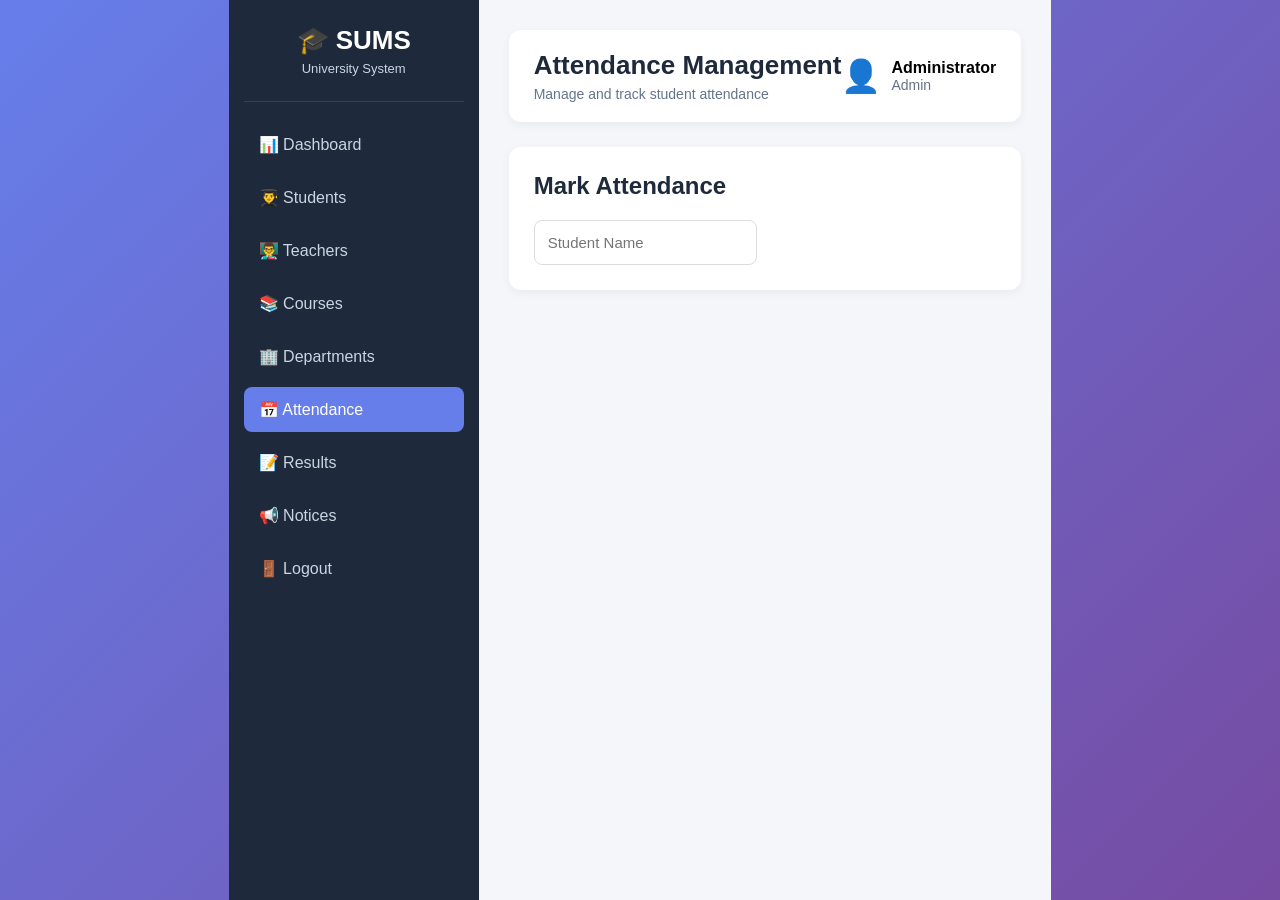
<file: attendance.html>
<!DOCTYPE html>
<html lang="en">
<head>
    <meta charset="UTF-8">
    <meta name="viewport" content="width=device-width, initial-scale=1.0">

    <title>SUMS | Attendance Management</title>

    <link rel="stylesheet" href="style.css">
</head>

<body>

<div class="dashboard">

    <!-- SIDEBAR -->
    <aside class="sidebar">

        <div class="brand">
            <h2>🎓 SUMS</h2>
            <p>University System</p>
        </div>

        <nav>
            <a href="dashboard.html">📊 Dashboard</a>
            <a href="students.html">👨‍🎓 Students</a>
            <a href="Teacher.html">👨‍🏫 Teachers</a>
            <a href="course.html">📚 Courses</a>
            <a href="department.html">🏢 Departments</a>

            <a href="attendance.html" class="active">
                📅 Attendance
            </a>

            <a href="#">📝 Results</a>
            <a href="#">📢 Notices</a>

            <a href="index.html">🚪 Logout</a>
        </nav>

    </aside>


    <!-- MAIN CONTENT -->
    <main class="main-content">

        <header class="topbar">

            <div>
                <h1>Attendance Management</h1>
                <p>Manage and track student attendance</p>
            </div>

            <div class="admin-profile">
                <span>👤</span>

                <div>
                    <strong>Administrator</strong>
                    <p>Admin</p>
                </div>
            </div>

        </header>


        <!-- ATTENDANCE FORM -->
        <section class="content-box">

            <h2>Mark Attendance</h2>

            <form id="attendanceForm" class="student-form">

                <input
                    type="text"
                    id="attendanceStudent"
                    placeholder="Student Name"
                    required
                >

                <input
                    type="text"
                    id="attendanceRoll"
</file>
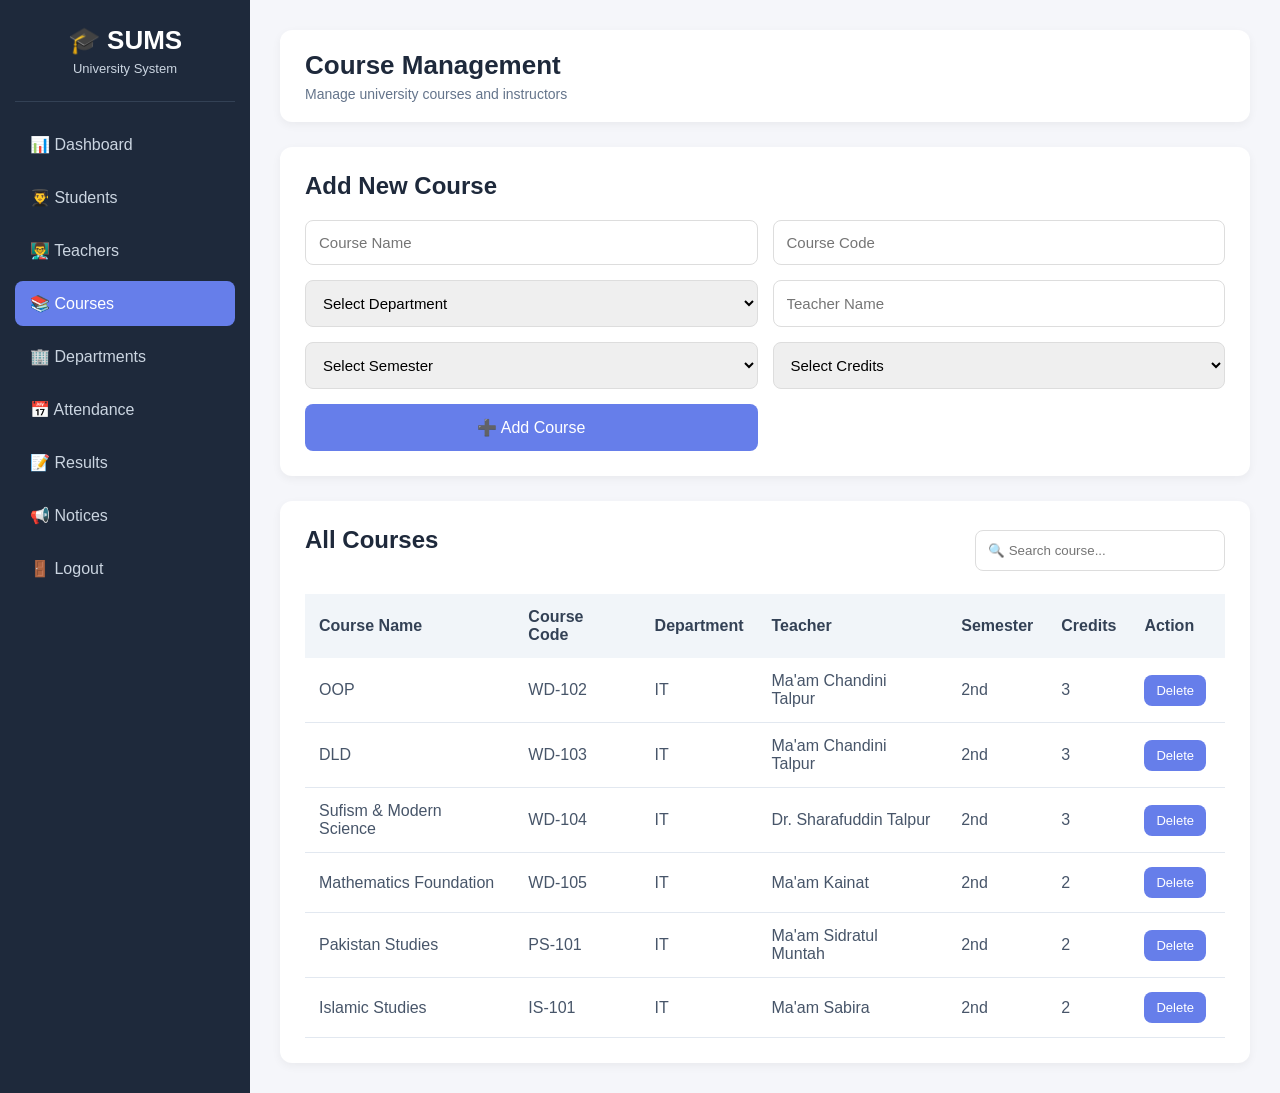
<file: course.html>
<!DOCTYPE html>
<html lang="en">
<head>
    <meta charset="UTF-8">
    <meta name="viewport" content="width=device-width, initial-scale=1.0">

    <title>SUMS | Course Management</title>

    <link rel="stylesheet" href="style.css">
</head>

<body>

<div class="dashboard">

    <aside class="sidebar">

        <div class="brand">
            <h2>🎓 SUMS</h2>
            <p>University System</p>
        </div>

        <nav>

            <a href="dashboard.html">
                📊 Dashboard
            </a>

            <a href="students.html">
                👨‍🎓 Students
            </a>

            <a href="Teacher.html">
                👨‍🏫 Teachers
            </a>

            <a href="course.html" class="active">
                📚 Courses
            </a>

            <a href="department.html">
                🏢 Departments
            </a>

            <a href="attendance.html">
                📅 Attendance
            </a>

            <a href="results.html">
                📝 Results
            </a>

            <a href="#">
                📢 Notices
            </a>

            <a href="index.html">
                🚪 Logout
            </a>

        </nav>

    </aside>


    <main class="main-content">

        <header class="topbar">

            <div>
                <h1>Course Management</h1>
                <p>Manage university courses and instructors</p>
            </div>

        </header>


        <!-- ADD COURSE -->

        <section class="content-box">

            <h2>Add New Course</h2>

            <form id="courseForm" class="student-form">

                <input
                    type="text"
                    id="courseName"
                    placeholder="Course Name"
                    required
                >

                <input
                    type="text"
                    id="courseCode"
                    placeholder="Course Code"
                    required
                >

                <select id="courseDepartment" required>

                    <option value="">
                        Select Department
                    </option>

                    <option value="IT">
                        IT
                    </option>

                </select>

                <input
                    type="text"
                    id="courseTeacher"
                    placeholder="Teacher Name"
                    required
                >

                <select id="courseSemester" required>

                    <option value="">
                        Select Semester
                    </option>

                    <option value="2nd">
                        2nd
                    </option>

                </select>

                <select id="courseCredits" required>

                    <option value="">
                        Select Credits
                    </option>

                    <option value="2">
                        2
                    </option>

                    <option value="3">
                        3
                    </option>

                </select>

                <button type="submit">
                    ➕ Add Course
                </button>

            </form>

        </section>


        <!-- COURSE LIST -->

        <section class="content-box student-list-box">

            <div class="list-header">

                <h2>All Courses</h2>

                <input
                    type="text"
                    id="searchCourse"
                    placeholder="🔍 Search course..."
                >

            </div>


            <div class="table-container">

                <table>

                    <thead>

                        <tr>
                            <th>Course Name</th>
                            <th>Course Code</th>
                            <th>Department</th>
                            <th>Teacher</th>
                            <th>Semester</th>
                            <th>Credits</th>
                            <th>Action</th>
                        </tr>

                    </thead>

                    <tbody id="courseTableBody">
                    </tbody>

                </table>

            </div>

        </section>

    </main>

</div>


<script src="script.js"></script>

</body>
</html>
</file>
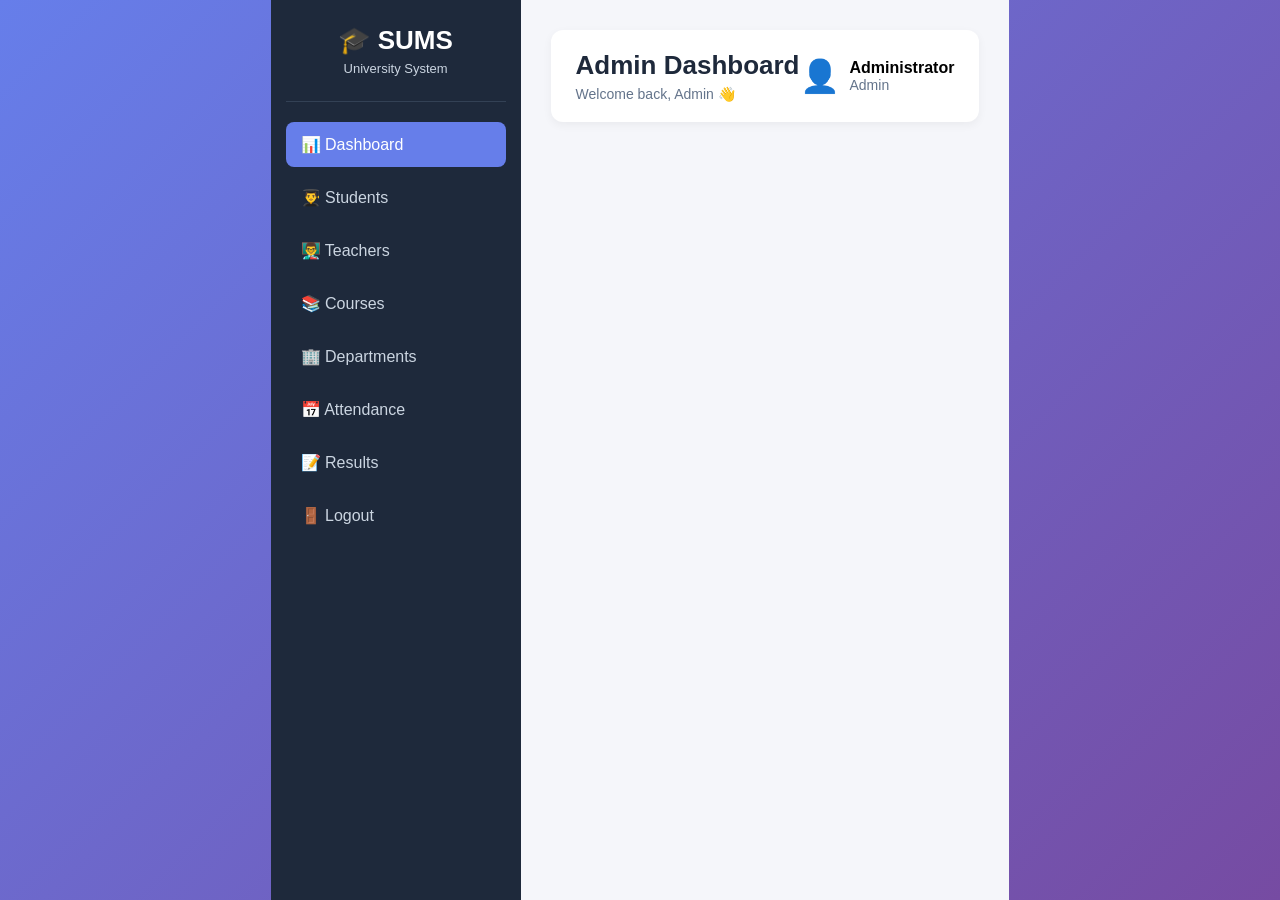
<file: dashboard.html>
<!DOCTYPE html>
<html lang="en">
<head>
    <meta charset="UTF-8">
    <meta name="viewport" content="width=device-width, initial-scale=1.0">
    <title>SUMS | Admin Dashboard</title>

    <link rel="stylesheet" href="style.css">
</head>

<body>

    <div class="dashboard">

        <!-- Sidebar -->
        <aside class="sidebar">
            <div class="brand">
                <h2>🎓 SUMS</h2>
                <p>University System</p>
            </div>
            <nav>
    <a href="dashboard.html" class="active">📊 Dashboard</a>
    <a href="students.html">👨‍🎓 Students</a>
    <a href="Teacher.html">👨‍🏫 Teachers</a>
    <a href="course.html">📚 Courses</a>
    <a href="department.html">🏢 Departments</a>
    <a href="attendance.html">📅 Attendance</a>
    <a href="results.html">📝 Results</a>
    <a href="index.html">🚪 Logout</a>
</nav>
            
        </aside>


        <!-- Main Content -->
        <main class="main-content">

            <!-- Top Bar -->
            <header class="topbar">
                <div>
                    <h1>Admin Dashboard</h1>
                    <p>Welcome back, Admin 👋</p>
                </div>

                <div class="admin-profile">
                    <span>👤</span>
                    <div>
                        <strong>Administrator</strong>
                        <p>Admin</p>
                    </div>
                </div>
            </header>


            <!-- Statistics Cards -->
</file>
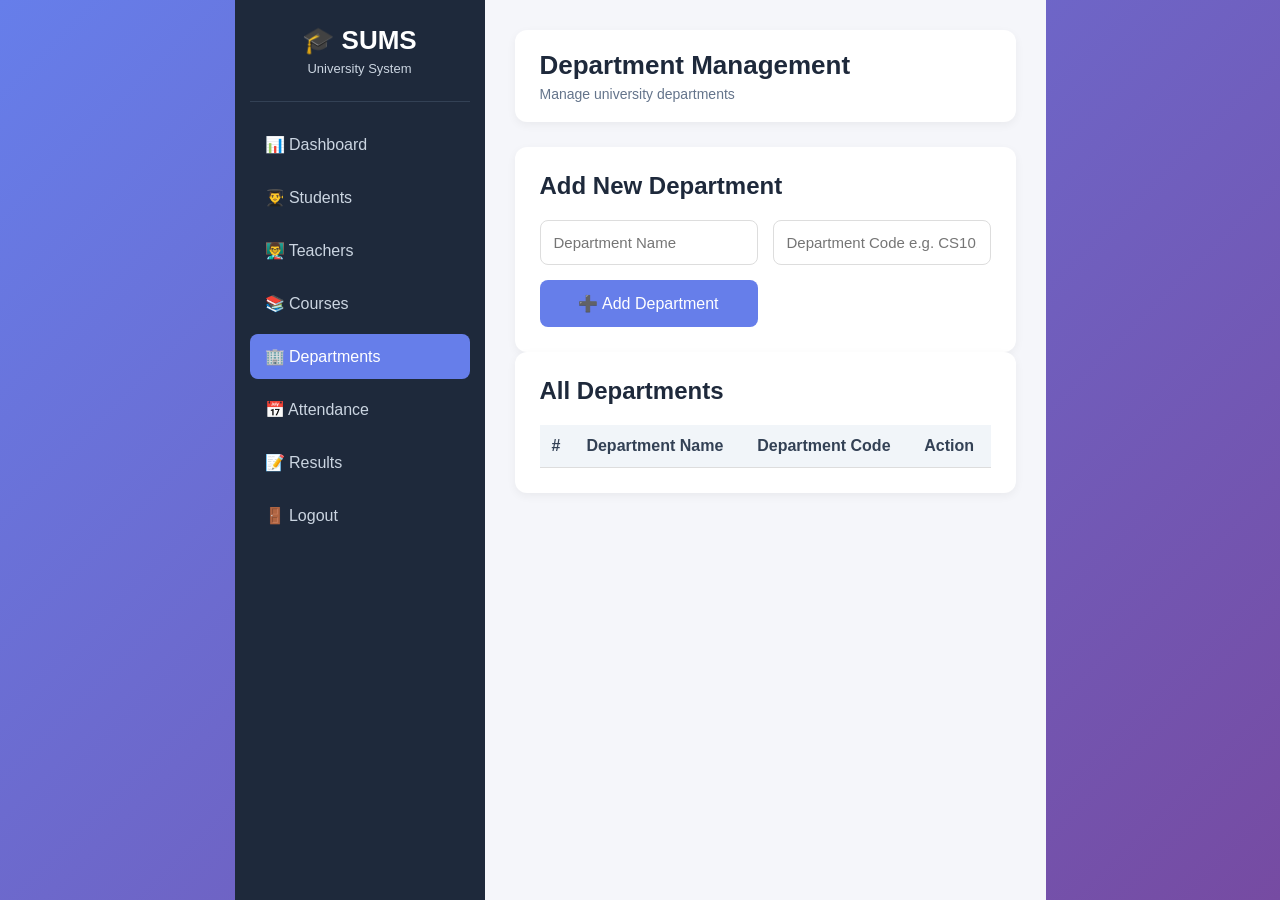
<file: department.html>
<!DOCTYPE html>
<html lang="en">

<head>
    <meta charset="UTF-8">
    <meta name="viewport" content="width=device-width, initial-scale=1.0">

    <title>SUMS | Department Management</title>

    <link rel="stylesheet" href="style.css">
</head>

<body>

<div class="dashboard">

    <!-- Sidebar -->
    <aside class="sidebar">

        <div class="brand">
            <h2>🎓 SUMS</h2>
            <p>University System</p>
        </div>

        <nav>
            <a href="dashboard.html">📊 Dashboard</a>
            <a href="students.html">👨‍🎓 Students</a>
            <a href="Teacher.html">👨‍🏫 Teachers</a>
            <a href="course.html">📚 Courses</a>
            <a href="department.html" class="active">🏢 Departments</a>
            <a href="attendance.html">📅 Attendance</a>
            <a href="results.html">📝 Results</a>
            <a href="index.html">🚪 Logout</a>
        </nav>

    </aside>


    <!-- Main Content -->
    <main class="main-content">

        <!-- Topbar -->
        <header class="topbar">

            <div>
                <h1>Department Management</h1>
                <p>Manage university departments</p>
            </div>

        </header>


        <!-- Add Department -->
        <section class="content-box">

            <h2>Add New Department</h2>

            <form id="departmentForm" class="student-form">

                <input
                    type="text"
                    id="departmentName"
                    placeholder="Department Name"
                    required
                >

                <input
                    type="text"
                    id="departmentCode"
                    placeholder="Department Code e.g. CS101"
                    required
                >

                <button type="submit">
                    ➕ Add Department
                </button>

            </form>

        </section>


        <!-- All Departments -->
        <section class="content-box">

            <h2>All Departments</h2>

            <!-- Mobile Table Wrapper -->
            <div class="table-container">

                <table id="departmentTable">

                    <thead>
                        <tr>
                            <th>#</th>
                            <th>Department Name</th>
                            <th>Department Code</th>
                            <th>Action</th>
                        </tr>
                    </thead>

                    <tbody id="departmentTableBody">
                        <!-- Departments will appear here -->
                    </tbody>

                </table>

            </div>

        </section>

    </main>

</div>


<script>

    let departments =
        JSON.parse(localStorage.getItem("departments")) || [];

    const form =
        document.getElementById("departmentForm");

    const tableBody =
        document.getElementById("departmentTableBody");


    // Display Departments
    function renderTable() {

        tableBody.innerHTML = "";

        departments.forEach((dept, index) => {

            const row = document.createElement("tr");

            row.innerHTML = `
                <td>${index + 1}</td>
                <td>${dept.name}</td>
                <td>${dept.code}</td>
                <td>
                    <button
                        class="action-btn"
                        onclick="deleteDepartment(${index})">
                        🗑️ Delete
                    </button>
                </td>
            `;

            tableBody.appendChild(row);

        });
    }


    // Add Department
    form.addEventListener("submit", function(event) {

        event.preventDefault();

        const name =
            document.getElementById("departmentName").value.trim();

        const code =
            document.getElementById("departmentCode").value.trim();


        if (name === "" || code === "") {
            return;
        }


        departments.push({
            name: name,
            code: code
        });


        localStorage.setItem(
            "departments",
            JSON.stringify(departments)
        );


        form.reset();

        renderTable();

    });


    // Delete Department
    function deleteDepartment(index) {

        departments.splice(index, 1);

        localStorage.setItem(
            "departments",
            JSON.stringify(departments)
        );

        renderTable();
    }


    // Load Departments
    renderTable();

</script>

</body>
</html>
</file>
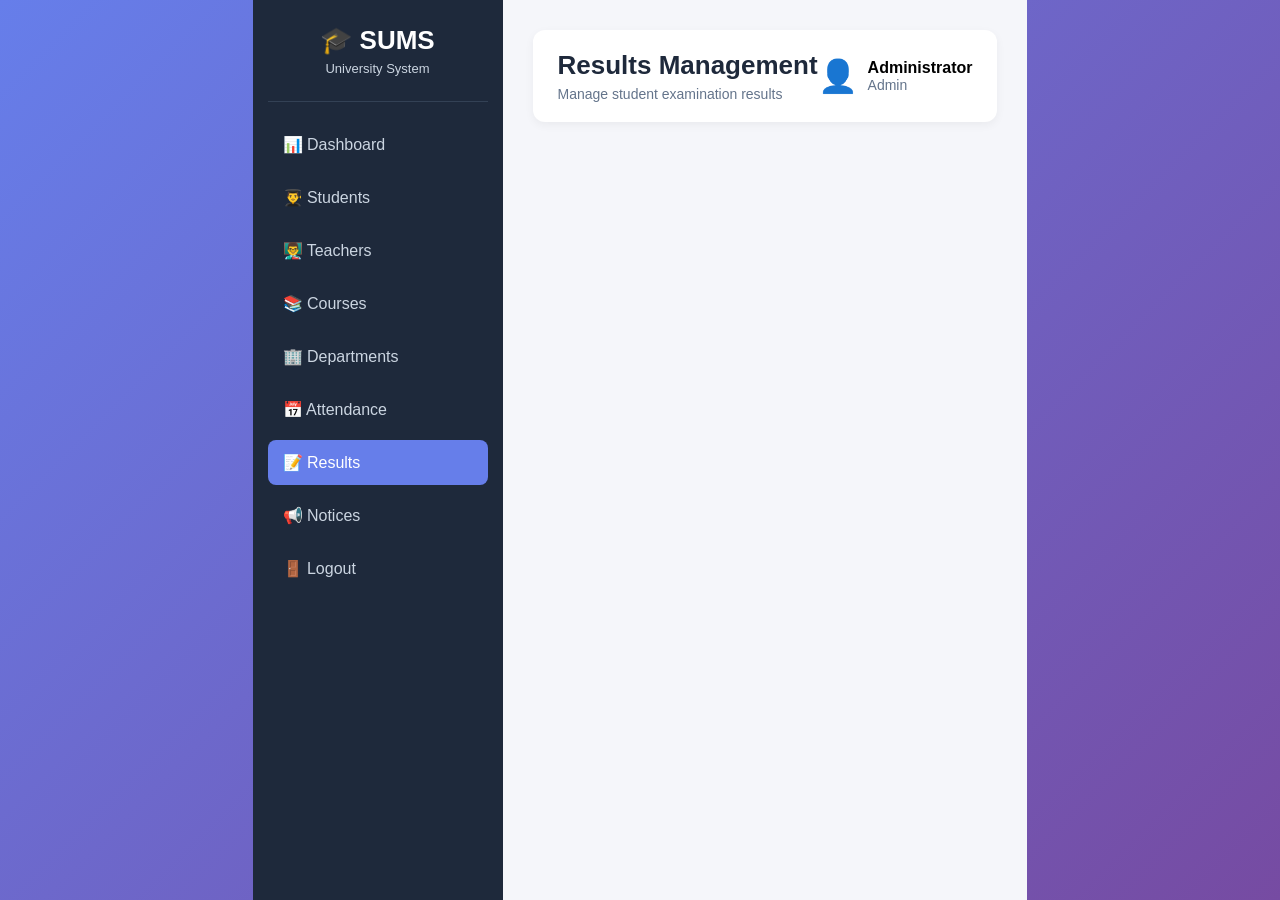
<file: results.html>
<!DOCTYPE html>
<html lang="en">
<head>
    <meta charset="UTF-8">
    <meta name="viewport" content="width=device-width, initial-scale=1.0">
    <title>SUMS | Results Management</title>
    <link rel="stylesheet" href="style.css">
</head>

<body>

<div class="dashboard">

    <aside class="sidebar">

        <div class="brand">
            <h2>🎓 SUMS</h2>
            <p>University System</p>
        </div>

        <nav>
            <a href="dashboard.html">📊 Dashboard</a>
            <a href="students.html">👨‍🎓 Students</a>
            <a href="Teacher.html">👨‍🏫 Teachers</a>
            <a href="course.html">📚 Courses</a>
            <a href="department.html">🏢 Departments</a>
            <a href="attendance.html">📅 Attendance</a>

            <a href="results.html" class="active">
                📝 Results
            </a>

            <a href="#">📢 Notices</a>
            <a href="index.html">🚪 Logout</a>
        </nav>

    </aside>


    <main class="main-content">

        <header class="topbar">

            <div>
                <h1>Results Management</h1>
                <p>Manage student examination results</p>
            </div>

            <div class="admin-profile">
                <span>👤</span>

                <div>
                    <strong>Administrator</strong>
                    <p>Admin</p>
                </div>
            </div>

        </
</file>
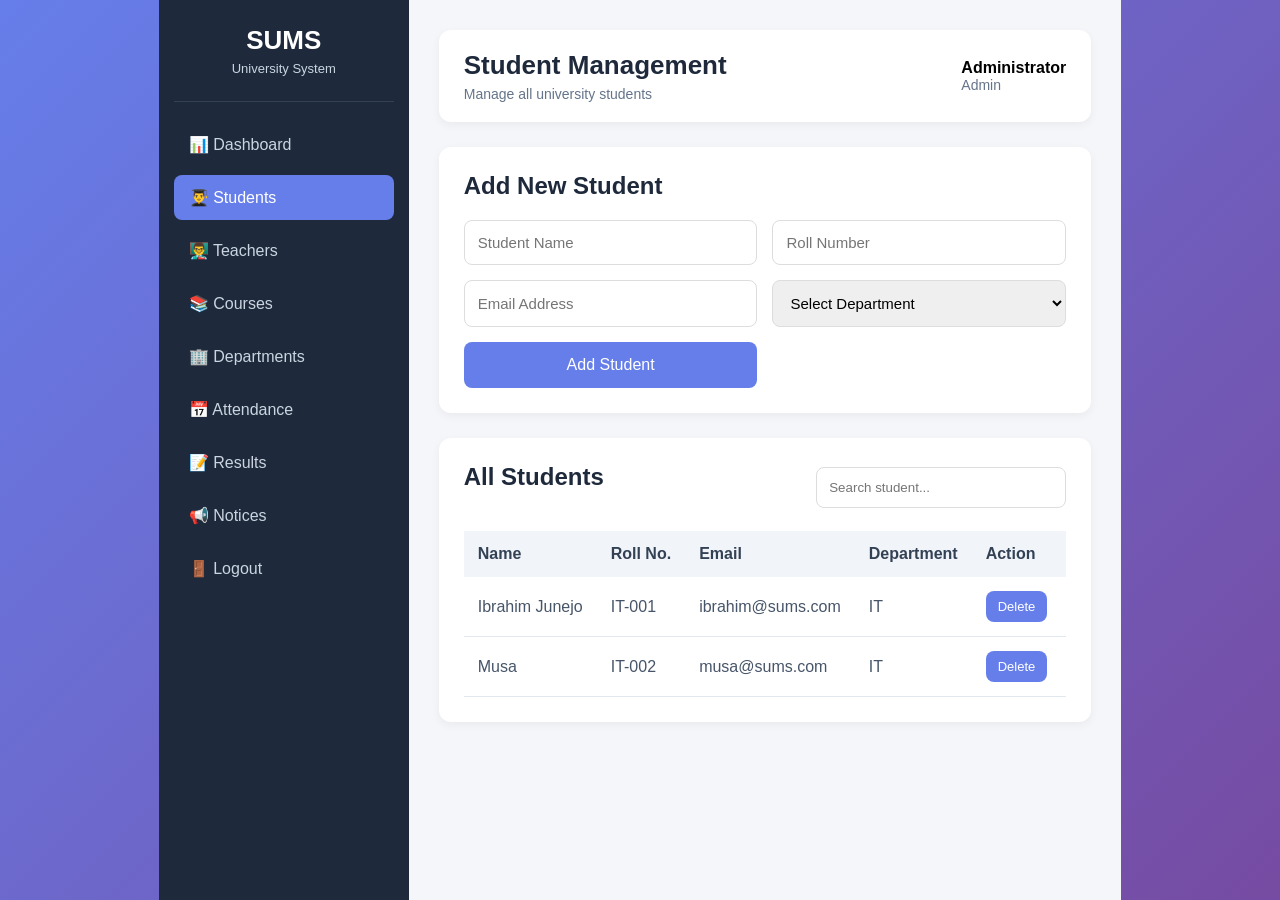
<file: students.html>
<!DOCTYPE html>
<html lang="en">

<head>
    <meta charset="UTF-8">
    <meta name="viewport" content="width=device-width, initial-scale=1.0">

    <title>SUMS | Student Management</title>


    <link rel="stylesheet" href="style.css">
</head>

<body>

<div class="dashboard">

    <!-- SIDEBAR -->
    <aside class="sidebar">

        <div class="brand">
            <h2>
                <i class="fa-solid fa-graduation-cap"></i> SUMS
            </h2>

            <p>University System</p>
        </div>

<nav>
    <a href="dashboard.html">📊 Dashboard</a>
    <a href="students.html" class="active">👨‍🎓 Students</a>
    <a href="Teacher.html">👨‍🏫 Teachers</a>
    <a href="course.html">📚 Courses</a>
    <a href="department.html">🏢 Departments</a>
    <a href="attendance.html">📅 Attendance</a>
    <a href="results.html">📝 Results</a>
    <a href="#">📢 Notices</a>
    <a href="index.html">🚪 Logout</a>
</nav>
        

    </aside>


    <!-- MAIN CONTENT -->
    <main class="main-content">

        <header class="topbar">

            <div>
                <h1>Student Management</h1>
                <p>Manage all university students</p>
            </div>


            <div class="admin-profile">

                <span>
                    <i class="fa-solid fa-user-shield"></i>
                </span>

                <div>
                    <strong>Administrator</strong>
                    <p>Admin</p>
                </div>

            </div>

        </header>


        <!-- ADD STUDENT -->
        <section class="content-box">

            <h2>Add New Student</h2>


            <form id="studentForm" class="student-form">

                <input
                    type="text"
                    id="studentName"
                    placeholder="Student Name"
                    required
                >


                <input
                    type="text"
                    id="rollNumber"
                    placeholder="Roll Number"
                    required
                >


                <input
                    type="email"
                    id="studentEmail"
                    placeholder="Email Address"
                    required
                >


                <select id="department" required>

                    <option value="">
                        Select Department
                    </option>

                    <option value="Computer Science">
                        Computer Science
                    </option>

                    <option value="Software Engineering">
                        Software Engineering
                    </option>

                    <option value="Business Administration">
                        Business Administration
                    </option>

                    <option value="Engineering">
                        Engineering
                    </option>

                </select>


                <button type="submit">
                    <i class="fa-solid fa-plus"></i> Add Student
                </button>

            </form>

        </section>


        <!-- STUDENT LIST -->
        <section class="content-box student-list-box">

            <div class="list-header">

                <h2>All Students</h2>


                <input
                    type="text"
                    id="searchStudent"
                    placeholder="Search student..."
                >

            </div>


            <div class="table-container">

                <table>

                    <thead>

                        <tr>
                            <th>Name</th>
                            <th>Roll No.</th>
                            <th>Email</th>
                            <th>Department</th>
                            <th>Action</th>
                        </tr>

                    </thead>


                    <tbody id="studentTableBody">
                    </tbody>

                </table>

            </div>

        </section>

    </main>

</div>


<!-- JAVASCRIPT -->
<script src="script.js"></script>

</body>
</html>
</file>
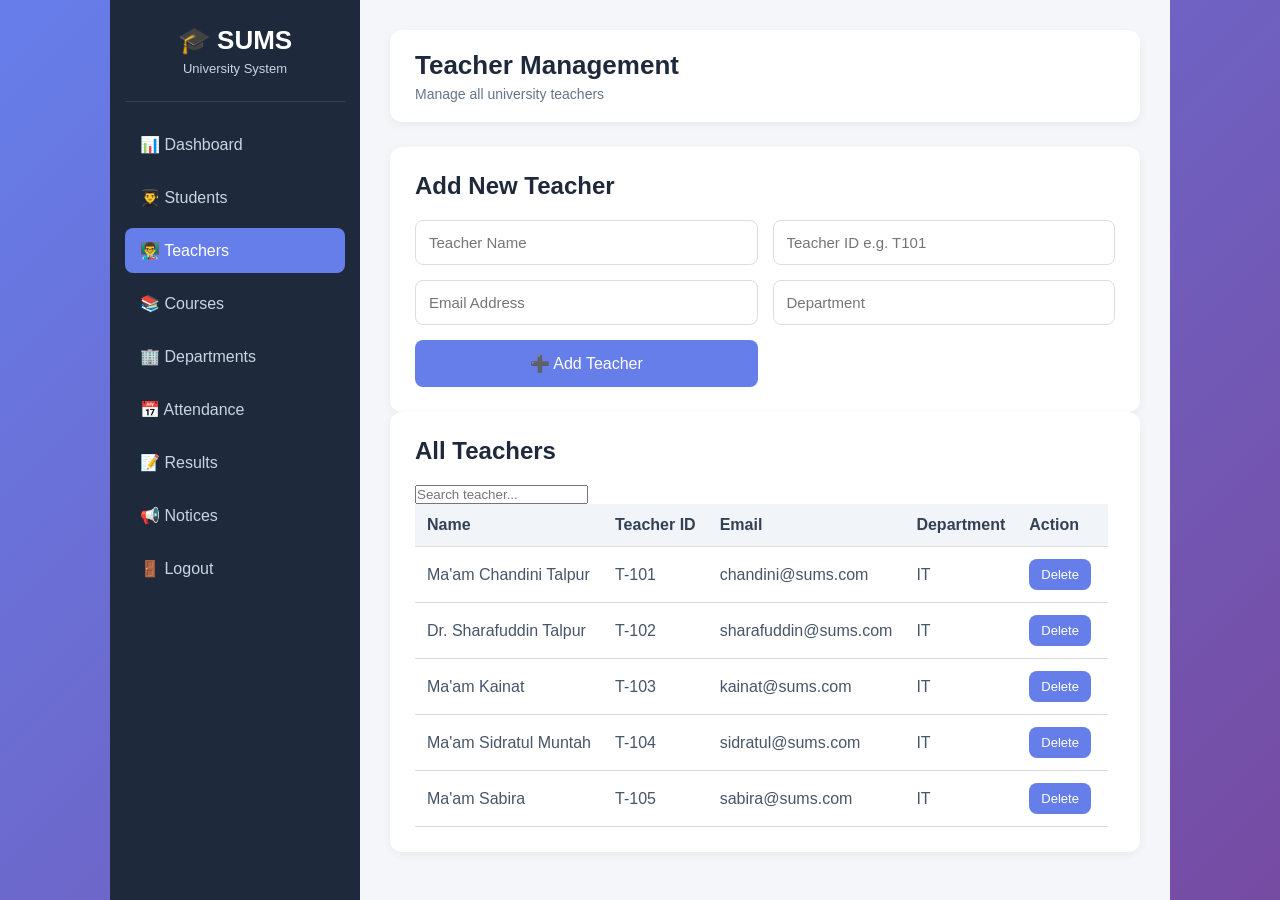
<file: Teacher.html>
<!DOCTYPE html>
<html lang="en">

<head>
    <meta charset="UTF-8">
    <meta name="viewport" content="width=device-width, initial-scale=1.0">

    <title>SUMS | Teacher Management</title>

    <link rel="stylesheet" href="style.css">
</head>

<body>

<div class="dashboard">

    <!-- Sidebar -->
    <aside class="sidebar">

        <div class="brand">
            <h2>🎓 SUMS</h2>
            <p>University System</p>
        </div>

        <nav>
            <a href="dashboard.html">📊 Dashboard</a>
            <a href="students.html">👨‍🎓 Students</a>
            <a href="Teacher.html" class="active">👨‍🏫 Teachers</a>
            <a href="course.html">📚 Courses</a>
            <a href="department.html">🏢 Departments</a>
            <a href="attendance.html">📅 Attendance</a>
            <a href="results.html">📝 Results</a>
            <a href="#">📢 Notices</a>
            <a href="index.html">🚪 Logout</a>
        </nav>

    </aside>


    <!-- Main Content -->
    <main class="main-content">

        <!-- Topbar -->
        <header class="topbar">

            <div>
                <h1>Teacher Management</h1>
                <p>Manage all university teachers</p>
            </div>

        </header>


        <!-- Add Teacher -->
        <section class="content-box">

            <h2>Add New Teacher</h2>

            <form id="teacherForm" class="student-form">

                <input
                    type="text"
                    id="teacherName"
                    placeholder="Teacher Name"
                    required
                >

                <input
                    type="text"
                    id="teacherId"
                    placeholder="Teacher ID e.g. T101"
                    required
                >

                <input
                    type="email"
                    id="teacherEmail"
                    placeholder="Email Address"
                    required
                >

                <input
                    type="text"
                    id="teacherDepartment"
                    placeholder="Department"
                    required
                >

                <button type="submit">
                    ➕ Add Teacher
                </button>

            </form>

        </section>


        <!-- All Teachers -->
        <section class="content-box">

            <h2>All Teachers</h2>

            <!-- Search Teacher -->
            <input
                type="text"
                id="searchTeacher"
                placeholder="Search teacher..."
            >

            <!-- Table -->
            <div class="table-container">

                <table id="teacherTable">

                    <thead>
                        <tr>
                            <th>Name</th>
                            <th>Teacher ID</th>
                            <th>Email</th>
                            <th>Department</th>
                            <th>Action</th>
                        </tr>
                    </thead>

                    <tbody id="teacherTableBody">

                        <!-- Teachers will appear here -->

                    </tbody>

                </table>

            </div>

        </section>

    </main>

</div>


<!-- JavaScript -->
<script src="script.js"></script>

</body>
</html>
</file>
<file: style.css>
* {
  margin: 0;
  padding: 0;
  box-sizing: border-box;
  }

body {
font-family: Arial, sans-serif;
min-height: 100vh;
display: flex;
justify-content: center;
align-items: center;
background: linear-gradient(135deg, #667eea, #764ba2);
}

.login-container {
width: 100%;
padding: 20px;
}

.login-box {
max-width: 420px;
margin: auto;
background: white;
padding: 40px 30px;
border-radius: 15px;
box-shadow: 0 10px 30px rgba(0,0,0,0.2);
}

.logo {
text-align: center;
margin-bottom: 30px;
}

.logo h1 {
font-size: 32px;
color: #333;
margin-bottom: 8px;
}

.logo p {
color: #777;
font-size: 14px;
}

.input-group {
margin-bottom: 20px;
}

.input-group label {
display: block;
margin-bottom: 7px;
font-weight: bold;
color: #444;
}

.input-group input {
width: 100%;
padding: 13px;
border: 1px solid #ddd;
border-radius: 8px;
font-size: 15px;
outline: none;
}

.input-group input:focus {
border-color: #667eea;
}

.remember {
display: flex;
justify-content: space-between;
align-items: center;
margin-bottom: 20px;
font-size: 13px;
}

.remember a {
color: #667eea;
text-decoration: none;
}

button {
width: 100%;
padding: 14px;
border: none;
border-radius: 8px;
background: #667eea;
color: white;
font-size: 16px;
cursor: pointer;
}

button:hover {
background: #5563c1;
}

.footer-text {
text-align: center;
margin-top: 25px;
color: #999;
font-size: 12px;
}
/* ===== DASHBOARD ===== */

.dashboard {
    display: flex;
    min-height: 100vh;
    background: #f5f6fa;
}

/* Sidebar */
.sidebar {
    width: 250px;
    background: #1e293b;
    color: white;
    padding: 25px 15px;
    min-height: 100vh;
}

.brand {
    text-align: center;
    padding-bottom: 25px;
    border-bottom: 1px solid #334155;
    margin-bottom: 20px;
}

.brand h2 {
    font-size: 26px;
}

.brand p {
    font-size: 13px;
    color: #cbd5e1;
    margin-top: 5px;
}

/* Navigation */
.sidebar nav {
    display: flex;
    flex-direction: column;
    gap: 8px;
}

.sidebar nav a {
    color: #cbd5e1;
    text-decoration: none;
    padding: 13px 15px;
    border-radius: 8px;
    transition: 0.3s;
}

.sidebar nav a:hover,
.sidebar nav a.active {
    background: #667eea;
    color: white;
}

/* Main Content */
.main-content {
    flex: 1;
    padding: 30px;
}

/* Top Bar */
.topbar {
    display: flex;
    justify-content: space-between;
    align-items: center;
    background: white;
    padding: 20px 25px;
    border-radius: 12px;
    margin-bottom: 25px;
    box-shadow: 0 3px 10px rgba(0,0,0,0.05);
}

.topbar h1 {
    color: #1e293b;
    font-size: 26px;
}

.topbar p {
    color: #64748b;
    margin-top: 5px;
    font-size: 14px;
}

.admin-profile {
    display: flex;
    align-items: center;
    gap: 10px;
}

.admin-profile span {
    font-size: 32px;
}

.admin-profile p {
    margin: 0;
}

/* Cards */
.cards {
    display: grid;
    grid-template-columns: repeat(4, 1fr);
    gap: 20px;
    margin-bottom: 25px;
}

.card {
    background: white;
    padding: 20px;
    border-radius: 12px;
    display: flex;
    align-items: center;
    gap: 15px;
    box-shadow: 0 3px 10px rgba(0,0,0,0.05);
}

.card-icon {
    font-size: 35px;
}

.card p {
    color: #64748b;
    font-size: 14px;
}

.card h2 {
    color: #1e293b;
    margin-top: 5px;
}

/* Recent Activities */
.content-box {
    background: white;
    padding: 25px;
    border-radius: 12px;
    box-shadow: 0 3px 10px rgba(0,0,0,0.05);
}

.content-box h2 {
    color: #1e293b;
    margin-bottom: 20px;
}

.activity {
    display: flex;
    align-items: center;
    gap: 15px;
    padding: 15px 0;
    border-bottom: 1px solid #e2e8f0;
}

.activity:last-child {
    border-bottom: none;
}

.activity span {
    font-size: 28px;
}

.activity p {
    color: #64748b;
    line-height: 1.5;
}

.activity strong {
    color: #1e293b;
}

/* Mobile Responsive */
@media (max-width: 900px) {
    .cards {
        grid-template-columns: repeat(2, 1fr);
    }
}

@media (max-width: 650px) {
    .dashboard {
        flex-direction: column;
    }

    .sidebar {
        width: 100%;
        min-height: auto;
    }

    .sidebar nav {
        flex-direction: row;
        flex-wrap: wrap;
    }

    .main-content {
        padding: 15px;
    }

    .topbar {
        flex-direction: column;
        align-items: flex-start;
        gap: 15px;
    }

    .cards {
        grid-template-columns: 1fr;
    }
}
/* ===== STUDENT MANAGEMENT ===== */

.student-form {
    display: grid;
    grid-template-columns: repeat(2, 1fr);
    gap: 15px;
    margin-top: 20px;
}

.student-form input,
.student-form select {
    width: 100%;
    padding: 13px;
    border: 1px solid #ddd;
    border-radius: 8px;
    font-size: 15px;
    outline: none;
}

.student-form input:focus,
.student-form select:focus {
    border-color: #667eea;
}

.student-form button {
    width: 100%;
}

.student-list-box {
    margin-top: 25px;
}

.list-header {
    display: flex;
    justify-content: space-between;
    align-items: center;
    gap: 15px;
    margin-bottom: 20px;
}

.list-header input {
    padding: 12px;
    border: 1px solid #ddd;
    border-radius: 8px;
    outline: none;
    width: 250px;
}

.table-container {
    overflow-x: auto;
}

table {
    width: 100%;
    border-collapse: collapse;
}

th {
    background: #f1f5f9;
    color: #334155;
    text-align: left;
    padding: 14px;
}

td {
    padding: 14px;
    border-bottom: 1px solid #e2e8f0;
    color: #475569;
}

.action-btn {
    padding: 8px 12px;
    width: auto;
    margin-right: 5px;
    font-size: 13px;
}

/* Mobile */
@media (max-width: 650px) {
    .student-form {
        grid-template-columns: 1fr;
    }

    .list-header {
        flex-direction: column;
        align-items: stretch;
    }

    .list-header input {
        width: 100%;
    }
}

/* ================================
   MOBILE RESPONSIVE
================================ */

@media (max-width: 650px) {

    .dashboard {
        display: block;
        min-height: 100vh;
    }

    .sidebar {
        width: 100%;
        min-height: auto;
        padding: 15px 10px;
    }

    .brand {
        padding-bottom: 12px;
        margin-bottom: 12px;
    }

    .brand h2 {
        font-size: 22px;
    }

    .sidebar nav {
        display: grid;
        grid-template-columns: repeat(2, 1fr);
        gap: 6px;
    }

    .sidebar nav a {
        padding: 10px 8px;
        font-size: 13px;
        text-align: center;
    }

    .main-content {
        width: 100%;
        padding: 12px;
    }

    .topbar {
        padding: 16px;
        margin-bottom: 15px;
    }

    .topbar h1 {
        font-size: 21px;
    }

    .topbar p {
        font-size: 13px;
    }

    .admin-profile {
        margin-top: 10px;
    }

    .cards {
        grid-template-columns: 1fr;
        gap: 12px;
    }

    .card {
        padding: 16px;
    }

    .content-box {
        padding: 16px;
        overflow: hidden;
    }

    .student-form {
        grid-template-columns: 1fr;
    }

    .student-form input,
    .student-form select,
    .student-form button {
        width: 100%;
        box-sizing: border-box;
    }

    .list-header {
        flex-direction: column;
        align-items: stretch;
    }

    .list-header input {
        width: 100%;
        box-sizing: border-box;
    }

    .table-container {
        width: 100%;
        overflow-x: auto;
    }

    table {
        min-width: 650px;
    }
}
/* ===== FINAL MOBILE FIX ===== */

@media (max-width: 650px) {

    body {
        display: block;
        width: 100%;
        overflow-x: hidden;
    }

    .dashboard {
        display: block;
        width: 100%;
    }

    .sidebar {
        width: 100%;
        min-height: auto;
        padding: 12px;
    }

    .brand {
        margin-bottom: 12px;
        padding-bottom: 12px;
    }

    .brand h2 {
        font-size: 22px;
    }

    .brand p {
        font-size: 12px;
    }

    .sidebar nav {
        display: grid;
        grid-template-columns: repeat(2, minmax(0, 1fr));
        gap: 6px;
    }

    .sidebar nav a {
        width: 100%;
        padding: 10px 5px;
        font-size: 12px;
        text-align: center;
        white-space: normal;
    }

    .main-content {
        width: 100%;
        padding: 12px;
        min-width: 0;
    }

    .topbar {
        width: 100%;
        padding: 15px;
        margin-bottom: 15px;
    }

    .topbar h1 {
        font-size: 20px;
    }

    .topbar p {
        font-size: 12px;
    }

    .admin-profile {
        width: 100%;
    }

    .cards {
        display: grid;
        grid-template-columns: 1fr;
        gap: 12px;
    }

    .card {
        width: 100%;
        padding: 15px;
    }

    .content-box {
        width: 100%;
        padding: 15px;
        margin-top: 15px;
    }

    .student-form {
        display: grid;
        grid-template-columns: 1fr;
        gap: 12px;
    }

    .student-form input,
    .student-form select,
    .student-form button {
        width: 100%;
        min-width: 0;
    }

    .list-header {
        display: flex;
        flex-direction: column;
        align-items: stretch;
    }

    .list-header input {
        width: 100%;
    }

    .table-container {
        width: 100%;
        overflow-x: auto;
        -webkit-overflow-scrolling: touch;
    }

    table {
        min-width: 650px;
    }
}

#teacherTable {
    width: 100%;
    border-collapse: collapse;
    display: block;
    overflow-x: auto;
    white-space: nowrap;
}

/* Teacher Table Mobile Fix */
.table-container {
    width: 100%;
    overflow-x: auto;
    -webkit-overflow-scrolling: touch;
}

#teacherTable {
    width: 100%;
    min-width: 700px;
    border-collapse: collapse;
    white-space: nowrap;
}

#teacherTable th,
#teacherTable td {
    padding: 12px;
    text-align: left;
}

@media (max-width: 650px) {
    .table-container {
        overflow-x: auto;
    }

    #teacherTable {
        min-width: 700px;
    }
}
/* =================================
   TEACHER TABLE MOBILE FIX
   ================================= */

.table-container {
    width: 100%;
    overflow-x: auto;
    -webkit-overflow-scrolling: touch;
}

#teacherTable {
    width: 100%;
    min-width: 700px;
    border-collapse: collapse;
    white-space: nowrap;
}

#teacherTable th,
#teacherTable td {
    padding: 12px;
    text-align: left;
    border-bottom: 1px solid #ddd;
}

@media (max-width: 650px) {

    .content-box {
        overflow: visible !important;
    }

    .table-container {
        width: 100%;
        max-width: 100%;
        overflow-x: auto !important;
    }

    #teacherTable {
        display: table !important;
        width: 700px !important;
        min-width: 700px !important;
    }
}
/* =================================
   DEPARTMENT TABLE MOBILE FIX
   ================================= */

#departmentTable {
    width: 100%;
    border-collapse: collapse;
    white-space: nowrap;
}

#departmentTable th,
#departmentTable td {
    padding: 12px;
    text-align: left;
    border-bottom: 1px solid #ddd;
}

@media (max-width: 650px) {

    .content-box {
        overflow: visible !important;
    }

    .table-container {
        width: 100%;
        max-width: 100%;
        overflow-x: auto !important;
        -webkit-overflow-scrolling: touch;
    }

    #departmentTable {
        display: table !important;
        width: 700px !important;
        min-width: 700px !important;
    }

}

/* =========================================
   FINAL MOBILE DASHBOARD FIX
   ========================================= */

@media (max-width: 650px) {

    html,
    body {
        width: 100%;
        max-width: 100%;
        overflow-x: hidden !important;
    }

    .dashboard {
        width: 100% !important;
        max-width: 100% !important;
        display: block !important;
        overflow-x: hidden !important;
    }

    .sidebar {
        width: 100% !important;
        max-width: 100% !important;
        position: relative !important;
        height: auto !important;
    }

    .main-content {
        width: 100% !important;
        max-width: 100% !important;
        margin: 0 !important;
        padding: 15px !important;
        box-sizing: border-box !important;
        overflow-x: hidden !important;
    }

    .content-box {
        width: 100% !important;
        max-width: 100% !important;
        box-sizing: border-box !important;
        overflow: visible !important;
    }

    .table-container {
        width: 100% !important;
        max-width: 100% !important;
        overflow-x: auto !important;
        box-sizing: border-box !important;
    }

    #departmentTable {
        width: 650px !important;
        min-width: 650px !important;
        max-width: none !important;
        display: table !important;
    }

}
</file>
